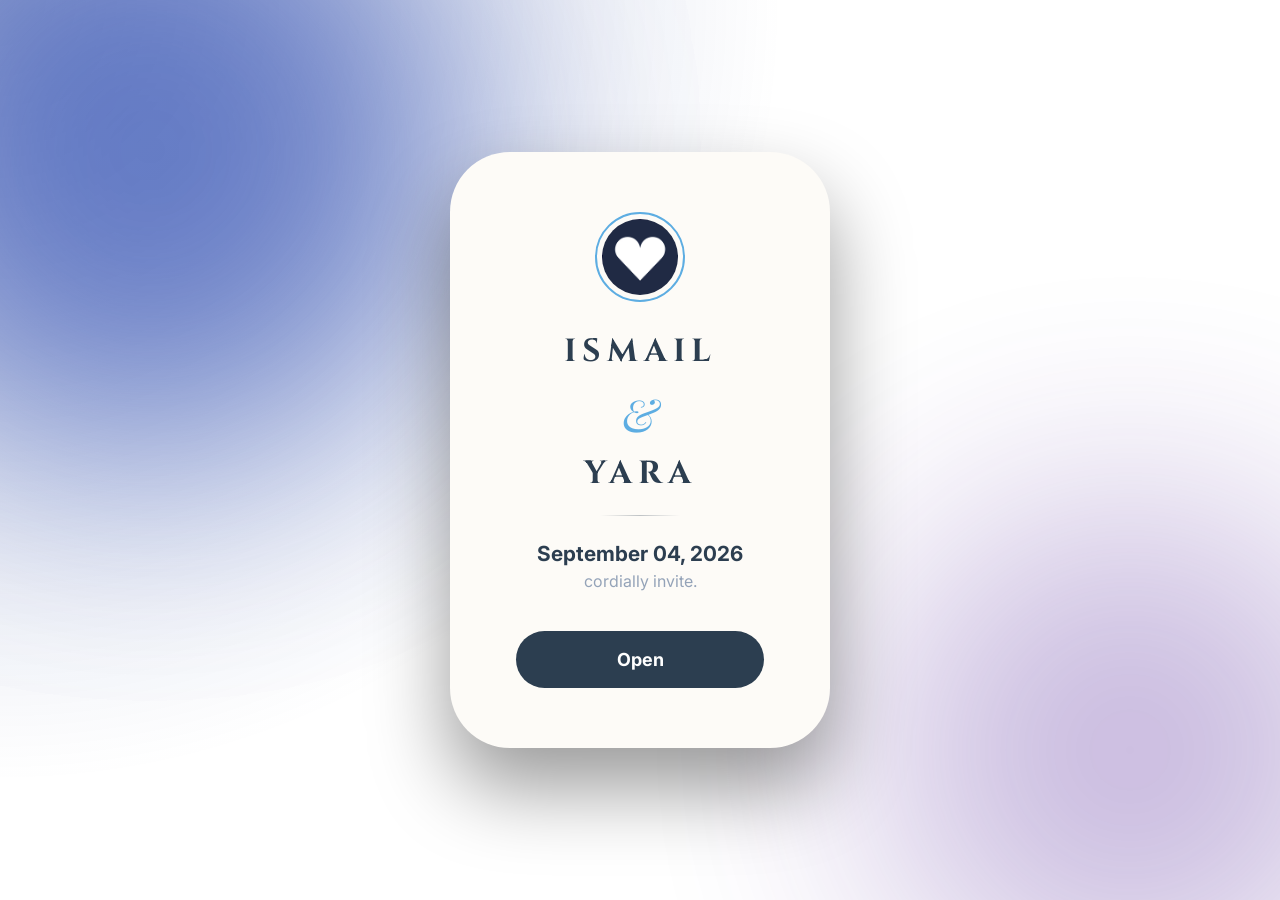
<file: index.html>
<!DOCTYPE html>
<html lang="en">
    
<head>
    <meta charset="UTF-8">
    <meta name="viewport" content="width=device-width, initial-scale=1.0">
    <title>Wedding Invitation Card</title>
    <link rel="stylesheet" href="style.css">
</head>
<body>
    <!-- Background Animated Blobs -->
    <div class="background-blobs">
        <div class="blob blob-1"></div>
        <div class="blob blob-2"></div>
    </div>

    <div class="container">
        <div class="profile-card">
            <!-- Icon Section -->
            <div class="avatar">
                <img src="heart.png" alt="Heart Icon">
            </div>

            <!-- Name Section -->
            <h1 class="name">ISMAIL</h1>
            <span class="and-text">&</span>
            <h1 class="name">YARA</h1>

            <div class="elegant-line"></div>

            <!-- Date Section -->
            <p class="wedding-date">September 04, 2026</p>
            <p class="invite-text">cordially invite.</p>

          <div class="links">
    <a href="details.html" class="link-item">Open</a>
</div>


</div>
        </div>
    </div>
</body>
</html>
</file>
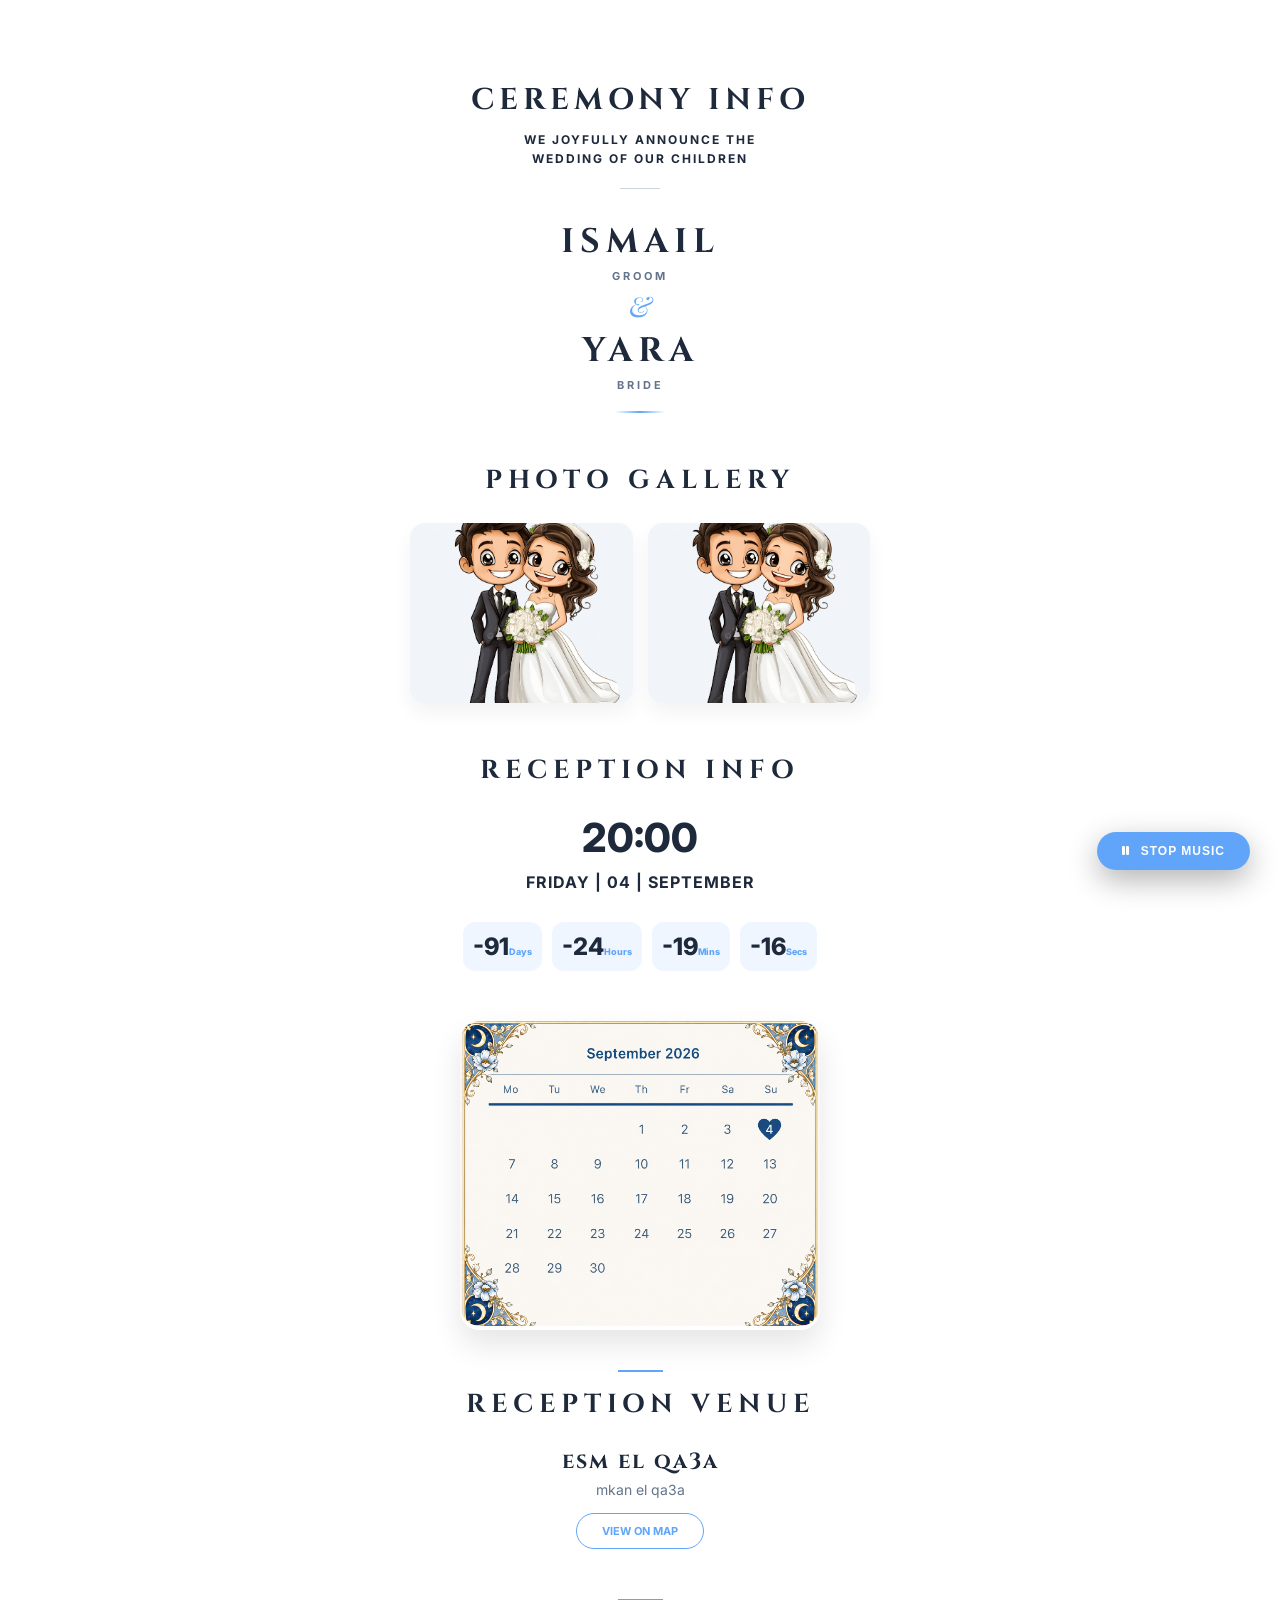
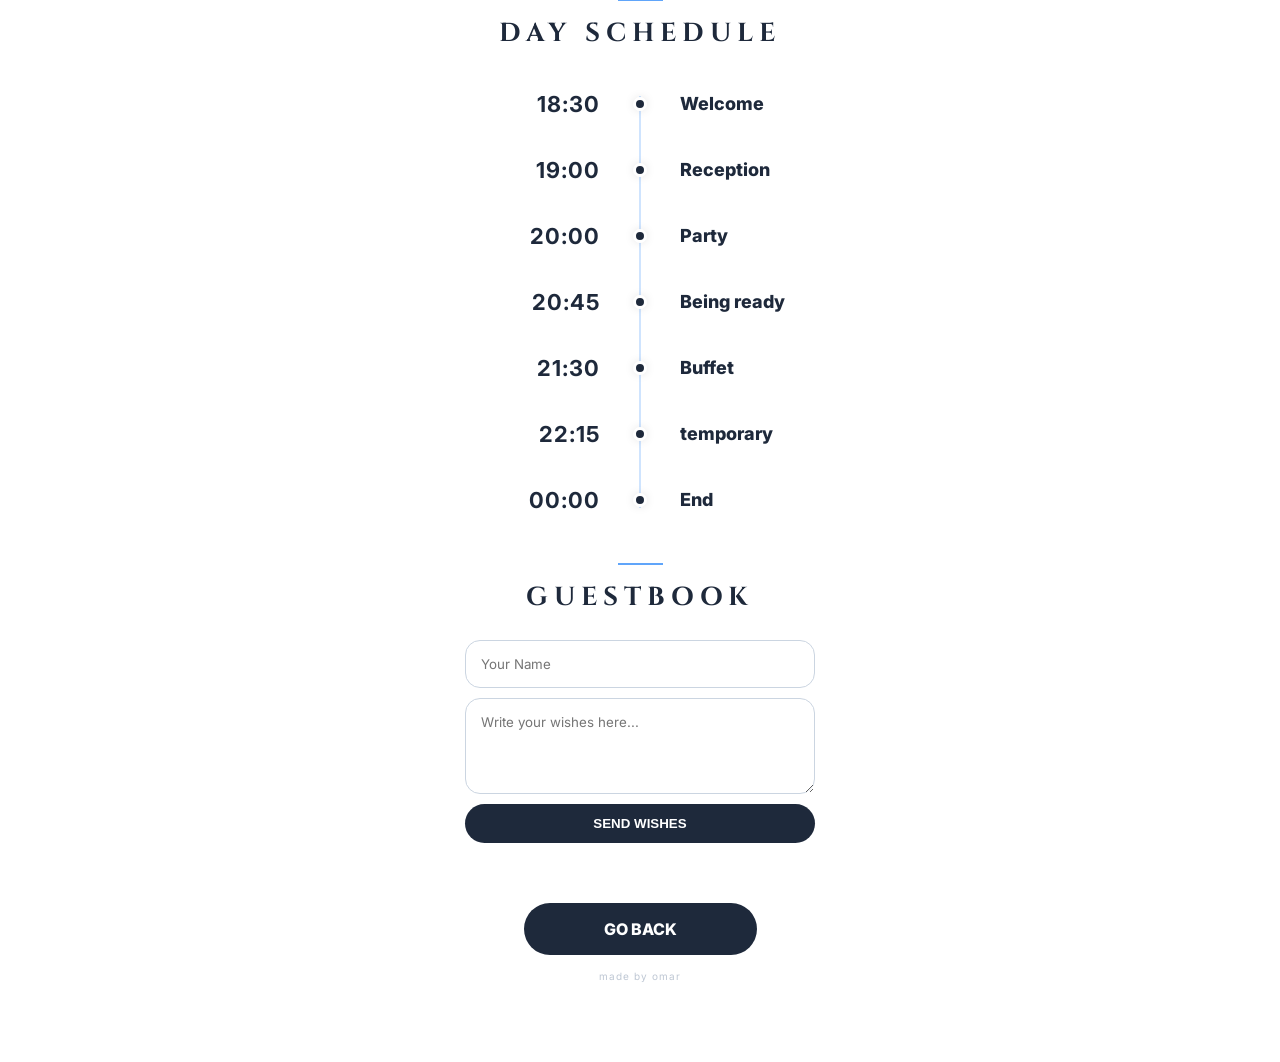
<file: details.html>
<!DOCTYPE html>
<html lang="en">
<head>
    <meta charset="UTF-8">
    <meta name="viewport" content="width=device-width, initial-scale=1.0">
    <title>Wedding Details</title>
    <link rel="stylesheet" href="details.css">
    <link href="https://cdnjs.cloudflare.com/ajax/libs/font-awesome/6.0.0/css/all.min.css" rel="stylesheet">
    <link href="https://fonts.googleapis.com/css2?family=Cinzel:wght@700&family=Playfair+Display:ital,wght@1,400&family=Inter:wght@400;700;800&display=swap" rel="stylesheet">
</head>
<body>

    <!-- FLOATING MUSIC BUTTON -->
    <div class="music-controller">
        <button id="musicBtn" class="floating-music-btn" onclick="toggleMusic()">
            <i id="musicIcon" class="fas fa-play"></i>
            <span id="musicText">PLAY MUSIC</span>
        </button>
    </div>

    <!-- AUDIO ELEMENT (Uses your perfectly cut song) -->
    <audio id="weddingMusic" loop autoplay>
    <source src="wedding-song.mp3" type="audio/mpeg">
</audio>

    <div class="main-content">
        <h1 class="title">CEREMONY INFO</h1>
        <p class="announcement">WE JOYFULLY ANNOUNCE THE<br>WEDDING OF OUR CHILDREN</p>
        <div class="blue-line"></div>

        <div class="names-stack">
            <h2 class="main-name">ISMAIL</h2>
            <span class="role">GROOM</span>
            <span class="small-ampersand">&</span>
            <h2 class="main-name">YARA</h2>
            <span class="role">BRIDE</span>
            <div class="name-finish-line"></div>
        </div>

        <div class="gallery-section">
            <h3 class="gallery-title">PHOTO GALLERY</h3>
            <div class="photo-grid">
                <div class="photo-placeholder"><img src="pngtree-cartoon-bride-and-groom-appear-png-image_20553976.png" alt="Photo 1"></div>
                <div class="photo-placeholder"><img src="pngtree-cartoon-bride-and-groom-appear-png-image_20553976.png" alt="Photo 2"></div>
            </div>
        </div>

        <div class="reception-section">
            <h2 class="gallery-title">RECEPTION INFO</h2>
            <div class="time-date-box">
                <span class="big-time">20:00</span>
                <div class="date-divider"></div>
                <span class="big-date">FRIDAY | 04 | SEPTEMBER</span>
            </div>

            <div id="countdown" class="countdown-container">
                <div class="time-unit"><span id="days">00</span><label>Days</label></div>
                <div class="time-unit"><span id="hours">00</span><label>Hours</label></div>
                <div class="time-unit"><span id="minutes">00</span><label>Mins</label></div>
                <div class="time-unit"><span id="seconds">00</span><label>Secs</label></div>
            </div>
        </div>

        <div class="calendar-wrapper">
            <img src="096549f7-6231-488b-a4a4-dbf3e3348906.png" alt="September 2026 Calendar">
        </div>

        <div class="venue-section">
            <div class="mini-blue-line"></div> 
            <h3 class="gallery-title">RECEPTION VENUE</h3>
            <p class="venue-name">esm el qa3a</p>
            <p class="venue-location">mkan el qa3a</p>
            <a href="https://www.google.com/maps?q=29.98638343811035,30.989543914794922" target="_blank" class="map-link-btn">VIEW ON MAP</a>
        </div>

        <div class="schedule-section">
            <div class="mini-blue-line"></div>
            <h3 class="gallery-title">DAY SCHEDULE</h3>
            <div class="timeline">
            <div class="timeline-item"><div class="time">18:30</div><div class="dot-container"><div class="dot"></div></div><div class="event">Welcome</div></div>
            <div class="timeline-item"><div class="time">19:00</div><div class="dot-container"><div class="dot"></div></div><div class="event">Reception</div></div>
            <div class="timeline-item"><div class="time">20:00</div><div class="dot-container"><div class="dot"></div></div><div class="event">Party</div></div>
            <div class="timeline-item"><div class="time">20:45</div><div class="dot-container"><div class="dot"></div></div><div class="event">Being ready</div></div>
            <div class="timeline-item"><div class="time">21:30</div><div class="dot-container"><div class="dot"></div></div><div class="event">Buffet</div></div>
            <div class="timeline-item"><div class="time">22:15</div><div class="dot-container"><div class="dot"></div></div><div class="event">temporary</div></div>
            <div class="timeline-item"><div class="time">00:00</div><div class="dot-container"><div class="dot"></div></div><div class="event">End</div></div>
        </div>
        </div>

        <div class="guestbook-section">
            <div class="mini-blue-line"></div>
            <h3 class="gallery-title">GUESTBOOK</h3>
            <form id="guestbook-form" class="guestbook-form">
                <input type="text" id="guest-name" placeholder="Your Name" required>
                <textarea id="guest-wish" placeholder="Write your wishes here..." rows="4" required></textarea>
                <button type="submit" class="oval-btn-small">SEND WISHES</button>
            </form>
            <div id="wishes-display" class="wishes-container"></div>
        </div>

        <div class="nav">
            <a href="index.html" class="oval-btn">GO BACK</a>
            <p class="omar-credit">made by omar</p>
        </div>
    </div>

    <script>
        /* --- 1. Automated Music Logic --- */
const music = document.getElementById("weddingMusic");
const btn = document.getElementById("musicBtn");
const icon = document.getElementById("musicIcon");
const text = document.getElementById("musicText");

// This function handles the button click
function toggleMusic() {
    if (music.paused) {
        playMusic();
    } else {
        pauseMusic();
    }
}

function playMusic() {
    music.play();
    btn.classList.add("playing");
    icon.className = "fas fa-pause";
    text.innerText = "STOP MUSIC";
}

function pauseMusic() {
    music.pause();
    btn.classList.remove("playing");
    icon.className = "fas fa-play";
    text.innerText = "PLAY MUSIC";
}

// TRY TO PLAY AUTOMATICALLY ON LOAD
window.addEventListener('DOMContentLoaded', () => {
    // We wrap this in a timeout to give the browser a split second to initialize
    setTimeout(() => {
        music.play().then(() => {
            // If autoplay works, update the button UI
            btn.classList.add("playing");
            icon.className = "fas fa-pause";
            text.innerText = "STOP MUSIC";
        }).catch(error => {
            // If autoplay is blocked, the button stays as "PLAY MUSIC"
            console.log("Autoplay was blocked by the browser. User must click play.");
        });
    }, 500);
});

        /* --- 2. Countdown Logic --- */
        const targetDate = new Date("September 4, 2026 20:00:00").getTime();
        setInterval(() => {
            const now = new Date().getTime();
            const dist = targetDate - now;
            document.getElementById("days").innerText = Math.floor(dist / 86400000).toString().padStart(2, '0');
            document.getElementById("hours").innerText = Math.floor((dist % 86400000) / 3600000).toString().padStart(2, '0');
            document.getElementById("minutes").innerText = Math.floor((dist % 3600000) / 60000).toString().padStart(2, '0');
            document.getElementById("seconds").innerText = Math.floor((dist % 60000) / 1000).toString().padStart(2, '0');
        }, 1000);

        /* --- 3. Guestbook Logic --- */
        const wishForm = document.getElementById('guestbook-form');
        const wishesDisplay = document.getElementById('wishes-display');
        window.addEventListener('load', loadWishes);
        wishForm.addEventListener('submit', (e) => {
            e.preventDefault();
            const wishes = JSON.parse(localStorage.getItem('weddingWishes')) || [];
            wishes.unshift({ name: document.getElementById('guest-name').value, wish: document.getElementById('guest-wish').value });
            localStorage.setItem('weddingWishes', JSON.stringify(wishes));
            wishForm.reset(); loadWishes();
        });
        function loadWishes() {
            wishesDisplay.innerHTML = '';
            (JSON.parse(localStorage.getItem('weddingWishes')) || []).forEach(item => {
                const card = document.createElement('div');
                card.className = 'wish-card';
                card.innerHTML = `<h4>${item.name}</h4><p>"${item.wish}"</p>`;
                wishesDisplay.appendChild(card);
            });
        }
    </script>
</body>
</html>
</file>
<file: style.css>
/* Import all necessary fonts */
@import url('https://fonts.googleapis.com/css2?family=Cinzel:wght@400;700&family=Playfair+Display:ital,wght@1,400;1,700&family=Inter:wght@300;400;600&display=swap');

* {
    margin: 0;
    padding: 0;
    box-sizing: border-box;
}

body {
    /* REPLACE THE URL BELOW with your Adobe Stock image path or link */
    background-image: url('https://images.unsplash.com/photo-1557683316-973673baf926?q=80&w=2029&auto=format&fit=crop'); 
    
    background-size: cover;       /* Makes the image cover the whole screen */
    background-position: center;  /* Centers the image */
    background-attachment: fixed; /* Keeps the background from moving when you scroll */
    background-repeat: no-repeat;
    
    display: flex;
    justify-content: center;
    align-items: center;
    min-height: 100vh;
    font-family: 'Inter', sans-serif;
    margin: 0;
}


/* Background Animated Blobs (Keeping these for the outer look) */
.background-blobs {
    position: fixed;
    top: 0;
    left: 0;
    width: 100vw;
    height: 100vh;
    z-index: -1;
    background: radial-gradient(circle at top left, rgba(30, 58, 138, 0.3) 0%, transparent 50%); /* Subtle top-left glow */
}
.blob {
    position: absolute;
    border-radius: 50%;
    filter: blur(120px); /* Heavy blur for that "smoke" look */
    opacity: 0.6;
}
.blob-1 {
    width: 600px;
    height: 600px;
    background: #1e40af; /* Royal Blue */
    top: -150px;
    left: -150px;
    animation: pulse-blue 10s infinite alternate;
}

/* The Subtle Purple Light in Bottom Right */
.blob-2 {
    width: 500px;
    height: 500px;
    background: #4c1d95; /* Deep Purple */
    bottom: -100px;
    right: -100px;
    opacity: 0.3;
    animation: pulse-purple 12s infinite alternate;
}

@keyframes move {
    from { transform: translate(0, 0); }
    to { transform: translate(100px, 100px); }
}

/* The Card Container */
.container {
    width: 100%;
    max-width: 420px;
    padding: 20px;
}

.profile-card {
    background-image: url("file:///C:/Users/Omar/Downloads/ChatGPT%20Image%20Aug%203,%202026,%2003_46_22%20AM.png");
    background-size: cover;
    background-position: center;
    background-color: #fdfbf7;
    border-radius: 60px; /* Increased from 40px to 60px */
    padding: 60px 35px;
    text-align: center;
    box-shadow: 0 40px 80px rgba(0, 0, 0, 0.4);
    border: none;
}

/* Heart Icon / Avatar */
.avatar img {
    width: 90px;
    height: 90px;
    border-radius: 50%;
    /* Changed border color to match the blue flowers */
    border: 2px solid #5dade2; 
    margin-bottom: 30px;
    padding: 5px;
}

/* Names - CHANGED TO DARK COLOR (#2c3e50) */
.name {
    font-family: 'Cinzel', serif;
    font-size: 32px;
    letter-spacing: 6px; 
    color: #2c3e50; 
    font-weight: 700;
    text-transform: uppercase;
    line-height: 1;
}

/* The Ampersand - CHANGED TO SOFT BLUE */
.and-text {
    display: block;
    color: #5dade2;
    font-family: 'Playfair Display', serif;
    font-size: 45px;
    font-style: italic;
    margin: 15px 0;
}

/* The Elegant Line - CHANGED TO DARK GRADIENT */
.elegant-line {
    width: 80px;
    height: 1px;
    background: linear-gradient(90deg, transparent, #2c3e50, transparent);
    margin: 25px auto;
    opacity: 0.3;
}

/* Wedding Date - CHANGED TO DARK GREY */
.wedding-date {
    color: #2c3e50;
    font-size: 1.3rem; /* Made slightly bigger */
    font-weight: 700;
    margin-top: 10px;
    margin-bottom: 5px;
}

.invite-text {
    color: #94a3b8;
    font-size: 1rem;
    margin-bottom: 40px;
    font-weight: 400;
}

.link-item {
    display: inline-flex; /* Changed to inline-flex to fit the text better */
    align-items: center;
    justify-content: center;
    padding: 18px 80px;  /* Added more horizontal padding for the oval look */
    border-radius: 50px; /* THIS MAKES IT OVAL */
    background: #2c3e50;
    color: white;
    text-decoration: none;
    transition: all 0.3s ease;
    font-weight: 700;
    font-size: 18px;
    width: 80%;          /* Makes the button wide like the image */
}

.link-item:hover {
    background: #1a252f;
    transform: scale(1.02);
}

.modal {
    display: none; /* Hidden by default */
    position: fixed;
    z-index: 100;
    left: 0; top: 0;
    width: 100%; height: 100%;
    background-color: rgba(0,0,0,0.8); /* Dark blur background */
    backdrop-filter: blur(10px);
}

/* Modal Content Box */
.modal-content {
    background-color: #fdfaf3;
    margin: 15% auto;
    padding: 40px;
    border-radius: 40px;
    width: 80%;
    max-width: 350px;
    text-align: center;
    position: relative;
    animation: slideUp 0.4s ease;
}

@keyframes slideUp {
    from { transform: translateY(100px); opacity: 0; }
    to { transform: translateY(0); opacity: 1; }
}

/* Close Button */
.close-btn {
    position: absolute;
    right: 20px; top: 15px;
    font-size: 30px;
    color: #1e293b;
    cursor: pointer;
}
</file>
<file: details.css>
* { margin: 0; padding: 0; box-sizing: border-box; }

body {
    background-image: url("backimage.png");
    background-size: 100% 100%; background-repeat: no-repeat; background-position: center; background-attachment: fixed;
    min-height: 100vh; display: flex; justify-content: center; align-items: center; font-family: 'Inter', sans-serif;
    color: #1e293b; overflow-x: hidden;
}

.main-content { text-align: center; width: 100%; max-width: 500px; padding: 80px 20px; }

/* FLOATING MUSIC BUTTON STYLE */
.music-controller { position: fixed; bottom: 30px; right: 30px; z-index: 9999; }
.floating-music-btn {
    background: #1e293b; color: white; border: none; padding: 12px 25px; border-radius: 50px;
    font-weight: 800; font-size: 12px; letter-spacing: 1px; cursor: pointer;
    box-shadow: 0 10px 30px rgba(0,0,0,0.3); display: flex; align-items: center; gap: 10px; transition: 0.3s;
}
.floating-music-btn.playing { background: #60a5fa; }
.floating-music-btn:hover { transform: scale(1.1); }

/* Names & Titles */
.title { font-family: 'Cinzel', serif; font-size: 30px; letter-spacing: 5px; margin-bottom: 10px; }
.announcement { font-size: 12px; font-weight: 700; letter-spacing: 2px; line-height: 1.6; margin-bottom: 20px; }
.blue-line { width: 40px; height: 1px; background-color: #cbd5e1; margin: 0 auto 30px; }
.names-stack { display: flex; flex-direction: column; align-items: center; gap: 4px; margin-bottom: 50px; }
.main-name { font-family: 'Cinzel', serif; font-size: 34px; letter-spacing: 6px; }
.role { font-size: 11px; font-weight: 700; letter-spacing: 3px; color: #64748b; }
.small-ampersand { font-family: 'Playfair Display', serif; font-style: italic; font-size: 28px; color: #60a5fa; }
.name-finish-line { width: 50px; height: 2px; background: linear-gradient(90deg, transparent, #60a5fa, transparent); margin-top: 15px; }

/* Gallery */
.gallery-title { font-family: 'Cinzel', serif; font-size: 26px; letter-spacing: 6px; margin-bottom: 25px; font-weight: 700; }
.photo-grid { display: grid; grid-template-columns: 1fr 1fr; gap: 15px; margin-bottom: 50px; }
.photo-placeholder { background: #f1f5f9; border-radius: 15px; overflow: hidden; height: 180px; box-shadow: 0 10px 20px rgba(0,0,0,0.05); }
.photo-placeholder img { width: 100%; height: 100%; object-fit: cover; }

/* Reception & Countdown */
.reception-section { margin-bottom: 50px; }
.big-time { display: block; font-size: 40px; font-weight: 800; color: #1e293b; }
.big-date { display: block; font-size: 16px; font-weight: 700; letter-spacing: 1px; margin: 10px 0 30px; }
.countdown-container { display: flex; justify-content: center; gap: 10px; }
.time-unit { background: rgba(96, 165, 250, 0.1); padding: 10px; border-radius: 12px; min-width: 65px; }
.time-unit span { font-size: 24px; font-weight: 800; }
.time-unit label { font-size: 9px; font-weight: 800; color: #60a5fa; }

/* Calendar & Venue */
.calendar-wrapper { width: 100%; max-width: 360px; margin: 40px auto; border-radius: 20px; box-shadow: 0 15px 30px rgba(0,0,0,0.1); }
.calendar-wrapper img { width: 100%; border-radius: 20px; }
.mini-blue-line { width: 45px; height: 2px; background-color: #60a5fa; margin: 40px auto 15px; }
.venue-name { font-family: 'Cinzel', serif; font-size: 22px; font-weight: 700; letter-spacing: 2px; }
.venue-location { font-size: 14px; color: #64748b; margin: 5px 0 15px; }
.map-link-btn { display: inline-block; padding: 10px 25px; border-radius: 50px; border: 1px solid #60a5fa; color: #60a5fa; text-decoration: none; font-weight: 700; font-size: 11px; }

/* --- TIMELINE SCHEDULE STYLING --- */
.schedule-section {
    margin-top: 50px;
    margin-bottom: 50px;
    padding: 0 20px;
}

.timeline {
    position: relative;
    max-width: 400px; /* Increased slightly for better spacing */
    margin: 40px auto;
}

/* The Vertical Line - Fixed Alignment */
.timeline::before {
    content: '';
    position: absolute;
    top: 5px;
    bottom: 5px;
    left: 50%;
    width: 2px;
    margin-left: -1px; /* Perfectly centers a 2px line on the 50% mark */
    background-color: #60a5fa;
    opacity: 0.3;
}

.timeline-item {
    display: flex;
    align-items: center;
    width: 100%;
    margin-bottom: 40px;
    position: relative;
    z-index: 1;
}

/* 
   IMPORTANT: Both .time and .event must have flex: 1 
   and flex-basis: 0 to ensure the center is exactly at 50% 
*/
.time {
    flex: 1;
    flex-basis: 0; 
    text-align: right;
    padding-right: 30px;
    font-family: 'Inter', sans-serif;
    font-size: 22px;
    color: #1e293b;
    font-weight: 700;
    letter-spacing: 1px;
}

/* This is the container for the dot, centered on the line */
.dot-container {
    width: 20px; /* Fixed width for the center gutter */
    display: flex;
    justify-content: center;
    align-items: center;
    flex-shrink: 0;
}

.dot {
    width: 14px;
    height: 14px;
    background-color: #1e293b; 
    border-radius: 50%;
    border: 3px solid white; /* Matches the background to look clean */
    box-shadow: 0 0 10px rgba(0, 0, 0, 0.1);
}

.event {
    flex: 1;
    flex-basis: 0;
    text-align: left;
    padding-left: 30px;
    font-family: 'Inter', sans-serif;
    font-size: 18px;
    color: #1e293b;
    font-weight: 800;
}

/* Guestbook */
.guestbook-form { max-width: 350px; margin: 20px auto; display: flex; flex-direction: column; gap: 10px; }
.guestbook-form input, .guestbook-form textarea { padding: 15px; border-radius: 15px; border: 1px solid #cbd5e1; font-family: 'Inter'; }
.oval-btn-small { padding: 12px; background: #1e293b; color: white; border-radius: 50px; border: none; font-weight: 700; cursor: pointer; }
.wish-card { position: relative; background: white; padding: 20px; border-radius: 20px; margin-top: 15px; text-align: left; border-left: 5px solid #60a5fa; box-shadow: 0 5px 15px rgba(0,0,0,0.05); }
.delete-wish { position: absolute; top: 10px; right: 15px; background: none; border: none; color: #cbd5e1; font-size: 20px; cursor: pointer; }

/* Final Button */
.oval-btn { display: inline-block; padding: 16px 80px; background: #1e293b; color: white; border-radius: 50px; text-decoration: none; font-weight: 800; margin-top: 40px; }
.final-mini-line { width: 30px; height: 1px; background: #60a5fa; margin: 30px auto; opacity: 0.4; }

.omar-credit {
    font-family: 'Inter', sans-serif;
    font-size: 10px;        /* Very small font */
    color: #94a3b8;        /* Muted gray color */
    margin-top: 15px;      /* Space below the button */
    letter-spacing: 1px;
    text-transform: lowercase;
    opacity: 0.6;          /* Makes it look professional and subtle */
    font-weight: 400;
}
* { margin: 0; padding: 0; box-sizing: border-box; }

body {
    background-image: url("file:///C:/Users/Omar/Downloads/ChatGPT%20Image%20Aug%203,%202026,%2003_46_22%20AM.png");
    background-size: 100% 100%; background-repeat: no-repeat; background-position: center; background-attachment: fixed;
    min-height: 100vh; display: flex; justify-content: center; align-items: center; font-family: 'Inter', sans-serif;
    color: #1e293b; overflow-x: hidden;
}

.main-content { text-align: center; width: 100%; max-width: 500px; padding: 80px 20px; }

/* FLOATING MUSIC BUTTON */
.music-controller { position: fixed; bottom: 30px; right: 30px; z-index: 9999; }
.floating-music-btn {
    background: #1e293b; color: white; border: none; padding: 12px 25px; border-radius: 50px;
    font-weight: 800; font-size: 12px; letter-spacing: 1px; cursor: pointer;
    box-shadow: 0 10px 30px rgba(0,0,0,0.3); display: flex; align-items: center; gap: 10px; transition: 0.3s;
}
.floating-music-btn.playing { background: #60a5fa; }

/* Titles & Text */
.title { font-family: 'Cinzel', serif; font-size: 30px; letter-spacing: 5px; margin-bottom: 10px; }
.announcement { font-size: 12px; font-weight: 700; letter-spacing: 2px; line-height: 1.6; margin-bottom: 20px; }
.blue-line { width: 40px; height: 1px; background-color: #cbd5e1; margin: 0 auto 30px; }

/* Names Stack */
.names-stack { display: flex; flex-direction: column; align-items: center; gap: 4px; margin-bottom: 50px; }
.main-name { font-family: 'Cinzel', serif; font-size: 34px; letter-spacing: 6px; }
.role { font-size: 11px; font-weight: 700; letter-spacing: 3px; color: #64748b; }
.small-ampersand { font-family: 'Playfair Display', serif; font-style: italic; font-size: 28px; color: #60a5fa; }
.name-finish-line { width: 50px; height: 2px; background: linear-gradient(90deg, transparent, #60a5fa, transparent); margin-top: 15px; }

/* Timeline Alignment Fixed */
.timeline { position: relative; max-width: 400px; margin: 40px auto; }
.timeline::before { content: ''; position: absolute; top: 5px; bottom: 5px; left: 50%; width: 2px; margin-left: -1px; background-color: #60a5fa; opacity: 0.3; }
.timeline-item { display: flex; align-items: center; width: 100%; margin-bottom: 40px; position: relative; z-index: 1; }
.time { flex: 1; flex-basis: 0; text-align: right; padding-right: 30px; font-size: 22px; font-weight: 700; }
.dot-container { width: 20px; display: flex; justify-content: center; flex-shrink: 0; }
.dot { width: 14px; height: 14px; background-color: #1e293b; border-radius: 50%; border: 3px solid white; box-shadow: 0 0 10px rgba(0, 0, 0, 0.1); }
.event { flex: 1; flex-basis: 0; text-align: left; padding-left: 30px; font-size: 18px; font-weight: 800; }

/* Guestbook */
.wish-card { background: white; padding: 20px; border-radius: 20px; margin-top: 15px; text-align: left; border-left: 5px solid #60a5fa; box-shadow: 0 5px 15px rgba(0,0,0,0.05); }
.wish-card h4 { font-size: 14px; font-weight: 800; color: #1e293b; text-transform: uppercase; }

/* Credit & Buttons */
.omar-credit { font-size: 10px; color: #94a3b8; text-transform: lowercase; margin-top: 15px; letter-spacing: 1px; opacity: 0.6; }
.oval-btn { display: inline-block; padding: 16px 80px; background: #1e293b; color: white; border-radius: 50px; text-decoration: none; font-weight: 800; margin-top: 40px; }
</file>
